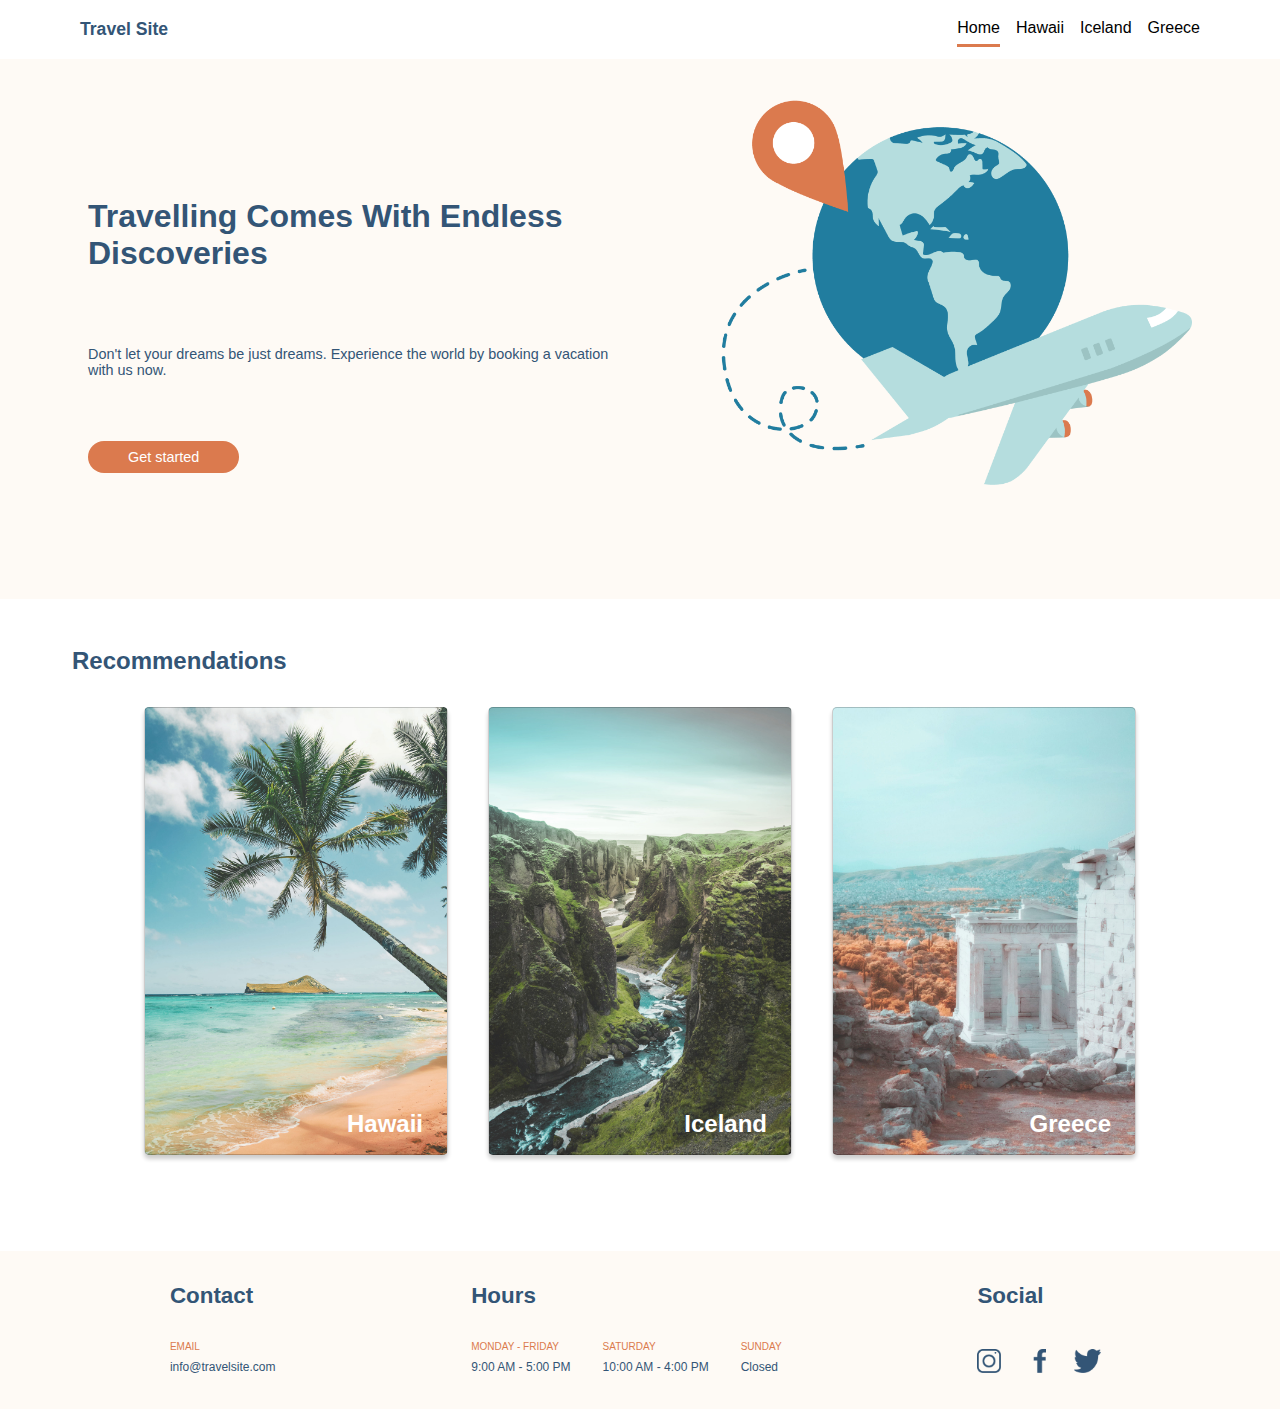
<file: index.html>
<!DOCTYPE html>
<html lang="en">

<head>
    <meta charset="UTF-8">
    <meta http-equiv="X-UA-Compatible" content="IE=edge">
    <meta name="viewport" content="width=device-width, initial-scale=1.0">
    <link rel="stylesheet" type="text/css" href="./css/global.css">
    <link rel="stylesheet" type="text/css" href="./css/main.css">
    <link rel="stylesheet" type="text/css" href="./css/mediaqueries.css">
    <title>Travel Site</title>
</head>

<body>
    <!-- header navagation -->
    <header class="header__nav">
        <nav class="nav">
            <ul class="nav__links">
                <li><a class="nav__logo" href="./index.html">Travel Site</a></li>
                <li><a class="nav__item nav__item--active" href="./index.html">Home</a></li>
                <li><a class="nav__item" href="./pages/hawaii.html">Hawaii</a></li>
                <li><a class="nav__item" href="./pages/iceland.html">Iceland</a></li>
                <li><a class="nav__item" href="./pages/greece.html">Greece</a></li>
            </ul>
        </nav>
    </header>
    <!-- main content section-->
    <main>
        <!-- hero section -->
        <section class="hero">
            <div class="hero__container">
                <div class="hero__text-box">
                    <h1 class="hero__title">Travelling Comes With Endless Discoveries</h1>
                    <p class="hero__content">Don't let your dreams be just dreams. Experience the world by booking a
                        vacation with us now.</p>
                    <a class="hero__button" href="./pages/getstarted.html">Get started</a>
                </div>
                <div class="hero__img--container">
                    <img class="hero__img" src="./assets/images/hero.png" alt="hero plane background">
                </div>
            </div>
        </section>
        <!-- recommendations card section -->
        <section class="card">
            <h2 class="card__title">Recommendations</h2>
            <div class="card__container">
                <div class="card__content">
                    <a class="card__box card__box--hawaii" href="./pages/hawaii.html">
                        <h3 class="card__subheader">Hawaii</h3>
                    </a>
                    <a class="card__box card__box--iceland" href="./pages/iceland.html">
                        <h3 class="card__subheader">Iceland</h3>
                    </a>
                    <a class="card__box card__box--greece" href="./pages/greece.html">
                        <h3 class="card__subheader">Greece</h3>
                    </a>
                </div>
            </div>
        </section>
    </main>
    <!-- footer content -->
    <footer class="footer">
        <div class="footer__container">
            <div>
                <h3 class="footer__header">Contact</h3>
                <p class="footer__subtitle">Email</p>
                <address class="footer__info footer__info--email">info@travelsite.com</address>
            </div>
            <div class="footer__hours">
                <h3 class="footer__header">Hours</h3>
                <div class="footer__hourbox">
                    <div>
                        <p class="footer__subtitle">Monday - Friday<p>
                        <p class="footer__info"><time>9:00 AM</time> - <time>5:00 PM</time></p>
                    </div>
                    <div>
                        <p class="footer__subtitle">Saturday</p>
                        <p class="footer__info"><time>10:00 AM</time> - <time>4:00 PM</time></p>
                    </div>
                    <div>
                        <p class="footer__subtitle">Sunday</p>
                        <p class="footer__info">Closed</p>
                    </div>
                </div>
            </div>
            <div>
                <h3 class="footer__header">Social</h3>
                <div class="footer__social">
                    <a href="https://instagram.com">
                        <img class="footer__icon" src="./assets/images/icon-instagram.png" alt="instagram">
                    </a>
                    <a href="https://facebook.com">
                        <img class="footer__icon facebook" src="./assets/images/icon-facebook.png" alt="facebook">
                    </a>
                    <a href="https://twitter.com">
                        <img class="footer__icon" src="./assets/images/icon-twitter.png" alt="twitter">
                    </a>
                </div>
            </div>
        </div>
    </footer>
</body>

</html>
</file>
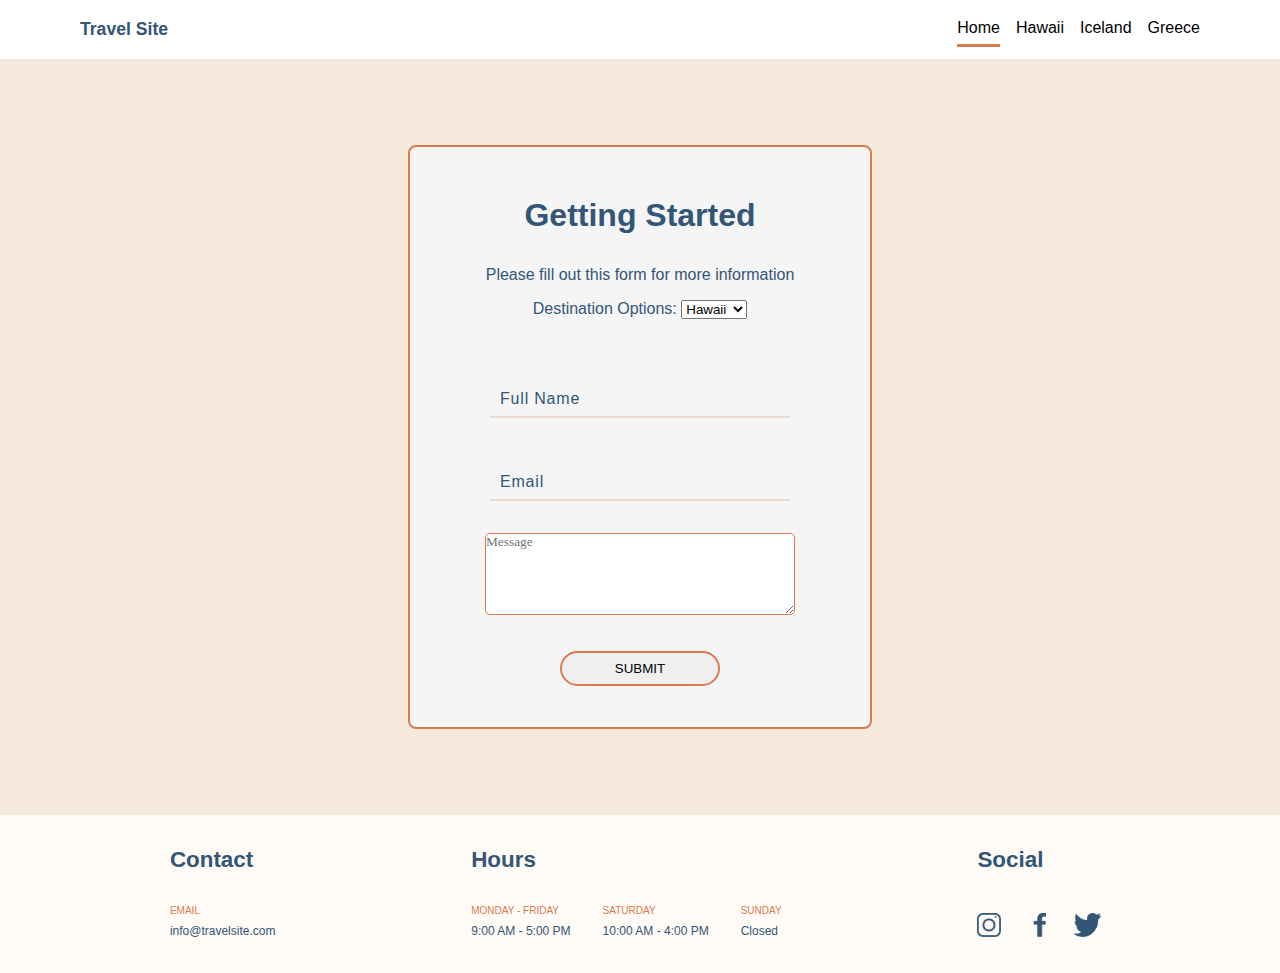
<file: pages/getstarted.html>
<!DOCTYPE html>
<html lang="en">
<head>
    <meta charset="UTF-8">
    <meta http-equiv="X-UA-Compatible" content="IE=edge">
    <meta name="viewport" content="width=device-width, initial-scale=1.0">
    <link rel="stylesheet" type="text/css" href="../css/global.css">
    <link rel="stylesheet" type="text/css" href="../css/main.css">
    <link rel="stylesheet" type="text/css" href="../css/startedform.css">
    <title>Get Started</title>
</head>
<body>
    <!-- header navagation -->
    <header class="header__nav">
        <nav class="nav">
            <ul class="nav__links">
                <li><a class="nav__logo" href="../index.html">Travel Site</a></li>
                <li><a class="nav__item nav__item--active" href="../index.html">Home</a></li>
                <li><a class="nav__item" href="./hawaii.html">Hawaii</a></li>
                <li><a class="nav__item" href="./iceland.html">Iceland</a></li>
                <li><a class="nav__item" href="./greece.html">Greece</a></li>
            </ul>
        </nav>
    </header>
    <!-- form content section-->
    <main>
        <form action="/getstarted" class="form">
            <h1>Getting Started</h1>
            <p>Please fill out this form for more information</p>
            <div class="options">
                <label for="trip">Destination Options:</label>
                <select name="trip" id="trip">
                    <option value="hawaii">Hawaii</option>
                    <option value="iceland">Iceland</option>
                    <option value="greece">Greece</option>
                </select>
            </div>
            <div class="input-box">
                <input type="text" name="fullname" required>
                <label class="form__info">Full Name</label>
                <i></i>
            </div>
            <div class="input-box">
                <input type="email" name="email" required>
                <label class="form__info">Email</label>
                <i></i>
            </div>
            <div>
                <textarea class="form__message" id="request" rows="5" cols="40" placeholder="Message"></textarea>
            </div>
            <button class="btn">Submit</button>
        </form>
    </main>
    <!-- footer content -->
    <footer class="footer">
        <div class="footer__container">
            <div>
                <h3 class="footer__header">Contact</h3>
                <p class="footer__subtitle">Email</p>
                <address class="footer__info footer__info--email">info@travelsite.com</address>
            </div>
            <div class="footer__hours">
                <h3 class="footer__header">Hours</h3>
                <div class="footer__hourbox">
                    <div>
                        <p class="footer__subtitle">Monday - Friday<p>
                        <p class="footer__info"><time>9:00 AM</time> - <time>5:00 PM</time></p>
                    </div>
                    <div>
                        <p class="footer__subtitle">Saturday</p>
                        <p class="footer__info"><time>10:00 AM</time> - <time>4:00 PM</time></p>
                    </div>
                    <div>
                        <p class="footer__subtitle">Sunday</p>
                        <p class="footer__info">Closed</p>
                    </div>
                </div>
            </div>
            <div>
                <h3 class="footer__header">Social</h3>
                <div class="footer__social">
                    <a href="https://instagram.com">
                        <img class="footer__icon" src="../assets/images/icon-instagram.png" alt="instagram">
                    </a>
                    <a href="https://facebook.com">
                        <img class="footer__icon facebook" src="../assets/images/icon-facebook.png" alt="facebook">
                    </a>
                    <a href="https://twitter.com">
                        <img class="footer__icon" src="../assets/images/icon-twitter.png" alt="twitter">
                    </a>
                </div>
            </div>
        </div>
    </footer>
</body>
</html>
</file>
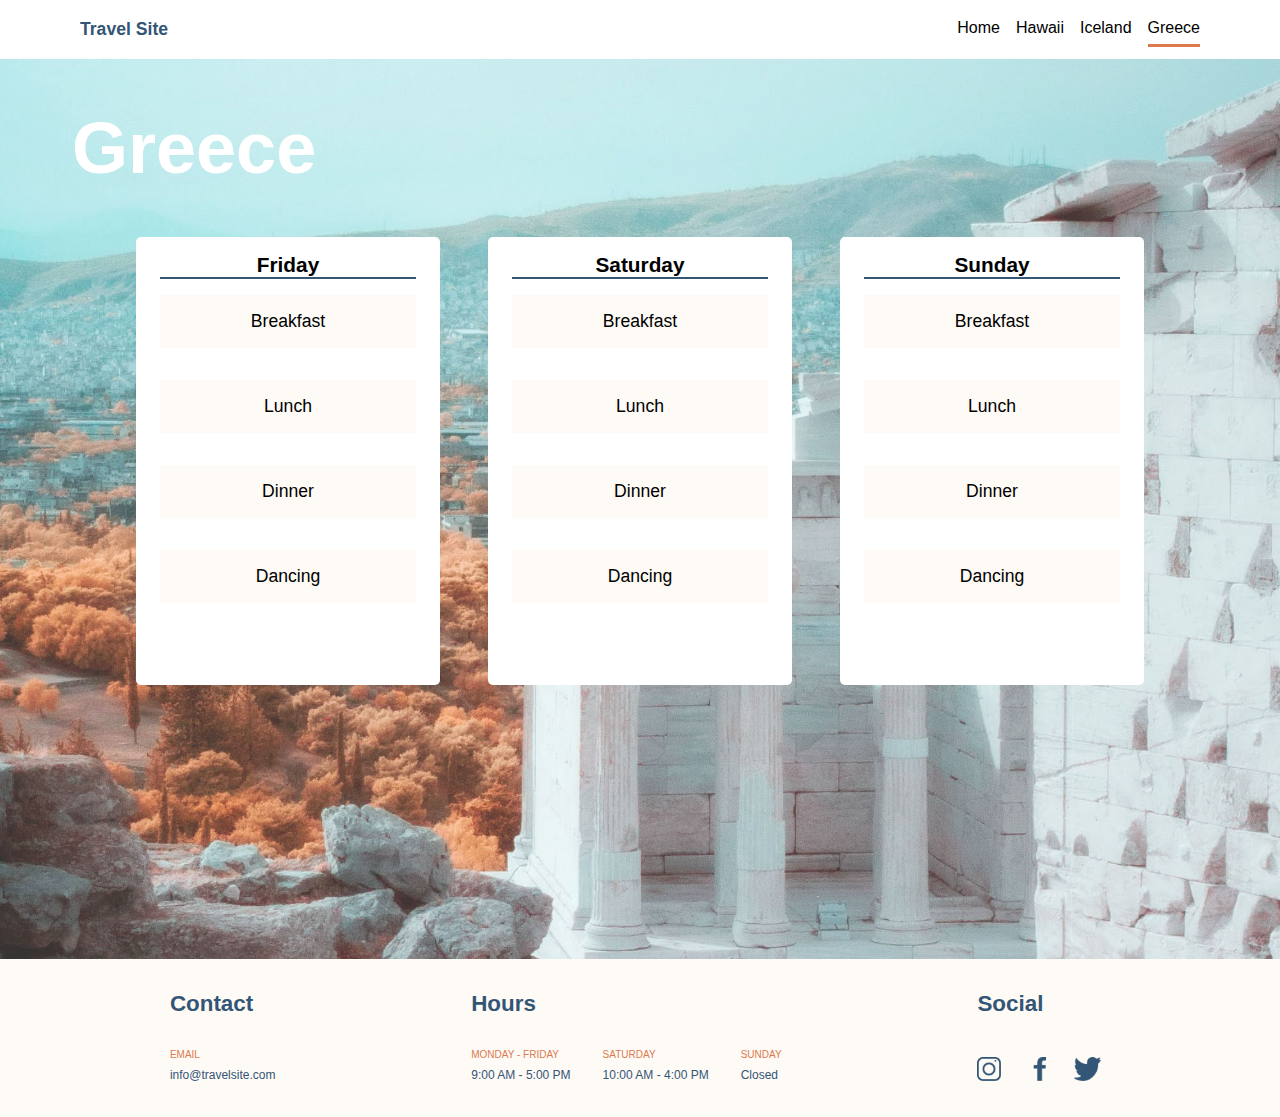
<file: pages/greece.html>
<!DOCTYPE html>
<html lang="en">

<head>
    <meta charset="UTF-8">
    <meta http-equiv="X-UA-Compatible" content="IE=edge">
    <meta name="viewport" content="width=device-width, initial-scale=1.0">
    <link rel="stylesheet" type="text/css" href="../css/global.css">
    <link rel="stylesheet" type="text/css" href="../css/destination.css">
    <link rel="stylesheet" type="text/css" href="../css/mediaqueries.css">
    <title>Greece</title>
</head>

<body>
    <!-- header navagation -->
    <header class="header__nav">
        <nav class="nav">
            <ul class="nav__links">
                <li><a class="nav__logo" href="../index.html">Travel Site</a></li>
                <li><a class="nav__item" href="../index.html">Home</a></li>
                <li><a class="nav__item" href="./hawaii.html">Hawaii</a></li>
                <li><a class="nav__item" href="./iceland.html">Iceland</a></li>
                <li><a class="nav__item nav__item--active" href="./greece.html">Greece</a></li>
            </ul>
        </nav>
    </header>
    <!-- main content section -->
    <main>
        <section class="destination destination--greece" role="img" alt="greece">
            <h1 class="destination__title">Greece</h1>
            <div class="destination__container">
                <div class="destination__box">
                    <div class="destination__card">
                        <h3 class="destination__day">Friday</h3>
                        <ul class="destination__itin">
                            <li class="destination__list">Breakfast</li>
                            <li class="destination__list">Lunch</li>
                            <li class="destination__list">Dinner</li>
                            <li class="destination__list">Dancing</li>
                        </ul>
                    </div>
                    <div class="destination__card">
                        <h3 class="destination__day">Saturday</h3>
                        <ul class="destination__itin">
                            <li class="destination__list">Breakfast</li>
                            <li class="destination__list">Lunch</li>
                            <li class="destination__list">Dinner</li>
                            <li class="destination__list">Dancing</li>
                        </ul>
                    </div>
                    <div class="destination__card">
                        <h3 class="destination__day">Sunday</h3>
                        <ul class="destination__itin">
                            <li class="destination__list">Breakfast</li>
                            <li class="destination__list">Lunch</li>
                            <li class="destination__list">Dinner</li>
                            <li class="destination__list">Dancing</li>
                        </ul>
                    </div>
                </div>
            </div>
            </setion>
    </main>
    <!-- footer content -->
    <footer class="footer">
        <div class="footer__container">
            <div>
                <h3 class="footer__header">Contact</h3>
                <p class="footer__subtitle">Email</p>
                <address class="footer__info footer__info--email">info@travelsite.com</address>
            </div>
            <div class="footer__hours">
                <h3 class="footer__header">Hours</h3>
                <div class="footer__hourbox">
                    <div>
                        <p class="footer__subtitle">Monday - Friday<p>
                        <p class="footer__info"><time>9:00 AM</time> - <time>5:00 PM</time></p>
                    </div>
                    <div>
                        <p class="footer__subtitle">Saturday</p>
                        <p class="footer__info"><time>10:00 AM</time> - <time>4:00 PM</time></p>
                    </div>
                    <div>
                        <p class="footer__subtitle">Sunday</p>
                        <p class="footer__info">Closed</p>
                    </div>
                </div>
            </div>
            <div>
                <h3 class="footer__header">Social</h3>
                <div class="footer__social">
                    <a href="https://instagram.com">
                        <img class="footer__icon" src="../assets/images/icon-instagram.png" alt="instagram">
                    </a>
                    <a href="https://facebook.com">
                        <img class="footer__icon facebook" src="../assets/images/icon-facebook.png" alt="facebook">
                    </a>
                    <a href="https://twitter.com">
                        <img class="footer__icon" src="../assets/images/icon-twitter.png" alt="twitter">
                    </a>
                </div>
            </div>
        </div>
    </footer>
</body>

</html>
</file>
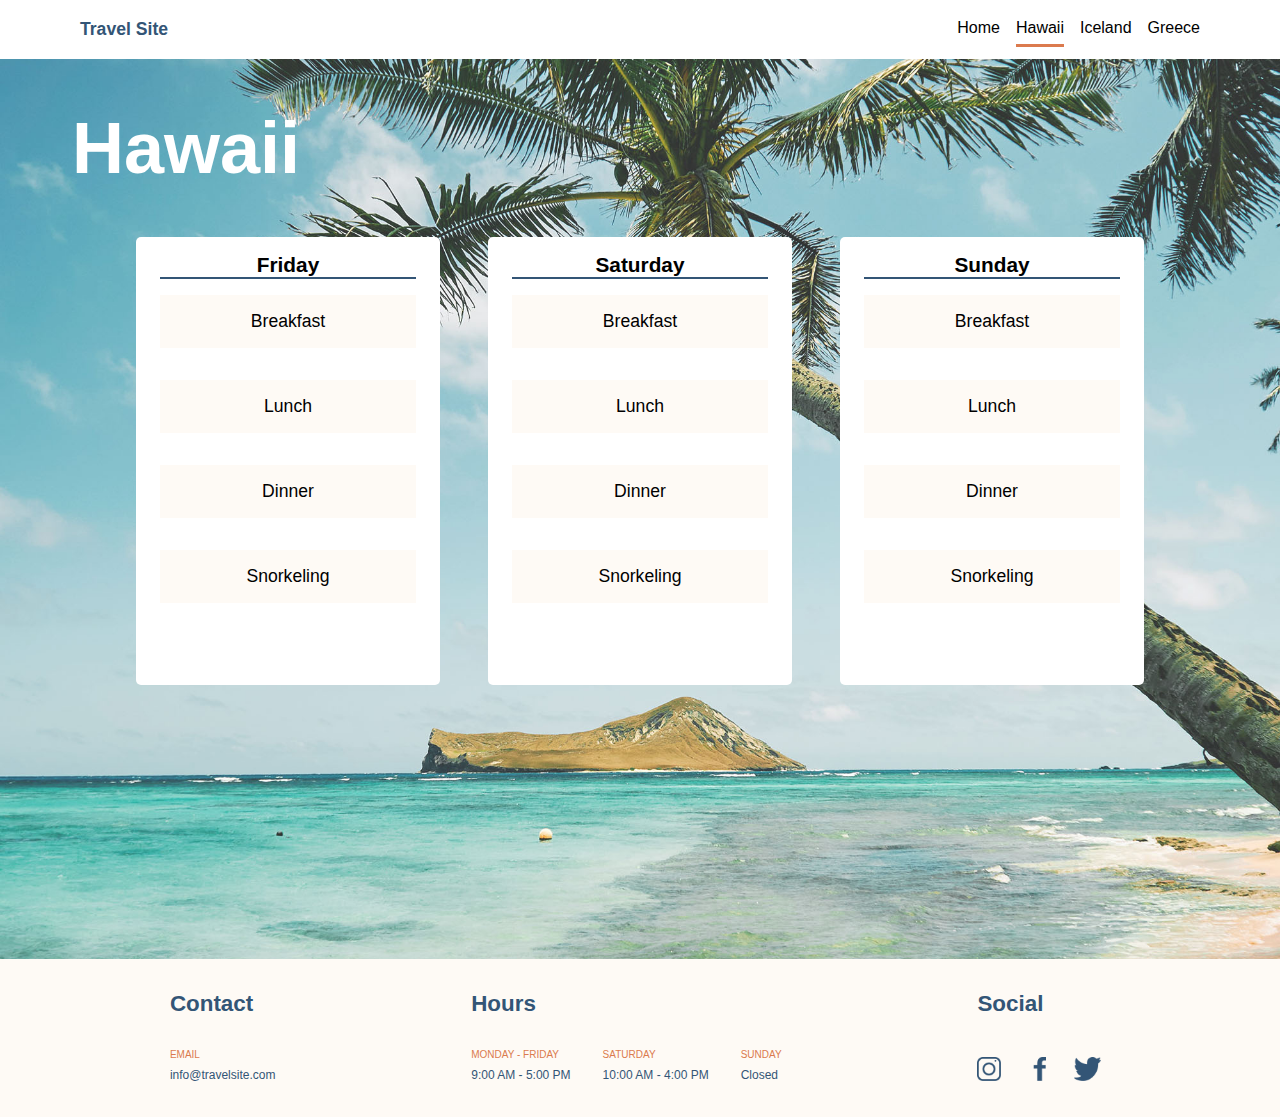
<file: pages/hawaii.html>
<!DOCTYPE html>
<html lang="en">

<head>
    <meta charset="UTF-8">
    <meta http-equiv="X-UA-Compatible" content="IE=edge">
    <meta name="viewport" content="width=device-width, initial-scale=1.0">
    <link rel="stylesheet" type="text/css" href="../css/global.css">
    <link rel="stylesheet" type="text/css" href="../css/destination.css">
    <link rel="stylesheet" type="text/css" href="../css/mediaqueries.css">
    <title>Hawaii</title>
</head>

<body>
    <!-- header navagation -->
    <header class="header__nav">
        <nav class="nav">
            <ul class="nav__links">
                <li><a class="nav__logo" href="../index.html">Travel Site</a></li>
                <li><a class="nav__item" href="../index.html">Home</a></li>
                <li><a class="nav__item nav__item--active" href="./hawaii.html">Hawaii</a></li>
                <li><a class="nav__item" href="./iceland.html">Iceland</a></li>
                <li><a class="nav__item" href="./greece.html">Greece</a></li>
            </ul>
        </nav>
    </header>
    <!-- main content section -->
    <main>
        <section class="destination destination--hawaii" role="img" alt="hawaii">
            <h1 class="destination__title">Hawaii</h1>
            <div class="destination__container">
                <div class="destination__box">
                    <div class="destination__card">
                        <h3 class="destination__day">Friday</h3>
                        <ul class="destination__itin">
                            <li class="destination__list">Breakfast</li>
                            <li class="destination__list">Lunch</li>
                            <li class="destination__list">Dinner</li>
                            <li class="destination__list">Snorkeling</li>
                        </ul>
                    </div>
                    <div class="destination__card">
                        <h3 class="destination__day">Saturday</h3>
                        <ul class="destination__itin">
                            <li class="destination__list">Breakfast</li>
                            <li class="destination__list">Lunch</li>
                            <li class="destination__list">Dinner</li>
                            <li class="destination__list">Snorkeling</li>
                        </ul>
                    </div>
                    <div class="destination__card">
                        <h3 class="destination__day">Sunday</h3>
                        <ul class="destination__itin">
                            <li class="destination__list">Breakfast</li>
                            <li class="destination__list">Lunch</li>
                            <li class="destination__list">Dinner</li>
                            <li class="destination__list">Snorkeling</li>
                        </ul>
                    </div>
                </div>
            </div>
            </setion>
    </main>
    <!-- footer content -->
    <footer class="footer">
        <div class="footer__container">
            <div>
                <h3 class="footer__header">Contact</h3>
                <p class="footer__subtitle">Email</p>
                <address class="footer__info footer__info--email">info@travelsite.com</address>
            </div>
            <div class="footer__hours">
                <h3 class="footer__header">Hours</h3>
                <div class="footer__hourbox">
                    <div>
                        <p class="footer__subtitle">Monday - Friday<p>
                        <p class="footer__info"><time>9:00 AM</time> - <time>5:00 PM</time></p>
                    </div>
                    <div>
                        <p class="footer__subtitle">Saturday</p>
                        <p class="footer__info"><time>10:00 AM</time> - <time>4:00 PM</time></p>
                    </div>
                    <div>
                        <p class="footer__subtitle">Sunday</p>
                        <p class="footer__info">Closed</p>
                    </div>
                </div>
            </div>
            <div>
                <h3 class="footer__header">Social</h3>
                <div class="footer__social">
                    <a href="https://instagram.com">
                        <img class="footer__icon" src="../assets/images/icon-instagram.png" alt="instagram">
                    </a>
                    <a href="https://facebook.com">
                        <img class="footer__icon facebook" src="../assets/images/icon-facebook.png" alt="facebook">
                    </a>
                    <a href="https://twitter.com">
                        <img class="footer__icon" src="../assets/images/icon-twitter.png" alt="twitter">
                    </a>
                </div>
            </div>
        </div>
    </footer>
</body>

</html>
</file>
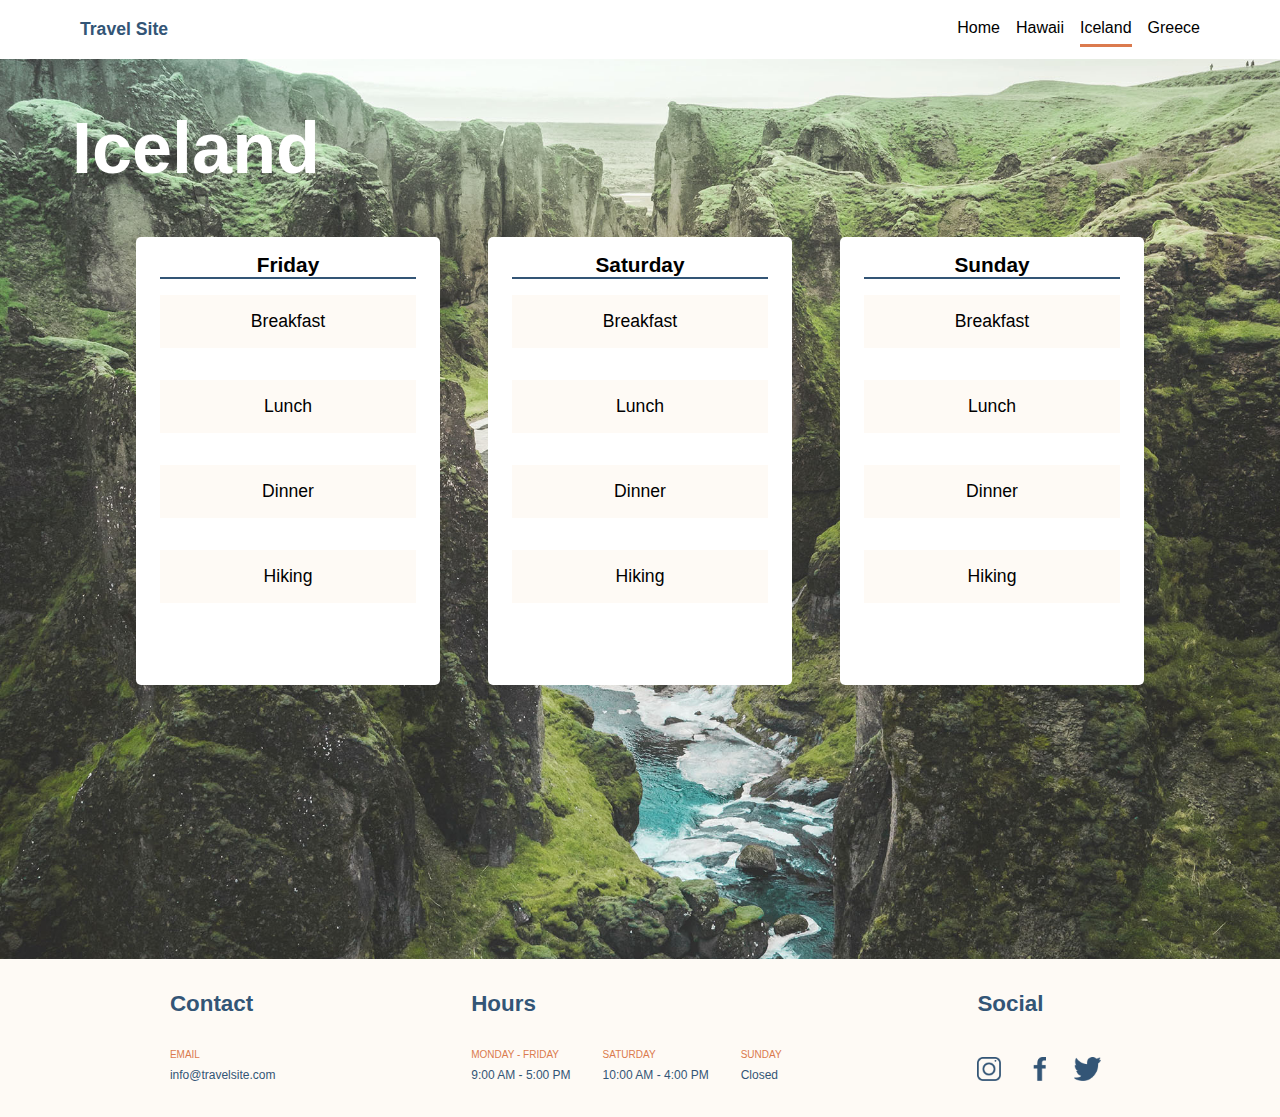
<file: pages/iceland.html>
<!DOCTYPE html>
<html lang="en">

<head>
    <meta charset="UTF-8">
    <meta http-equiv="X-UA-Compatible" content="IE=edge">
    <meta name="viewport" content="width=device-width, initial-scale=1.0">
    <link rel="stylesheet" type="text/css" href="../css/global.css">
    <link rel="stylesheet" type="text/css" href="../css/destination.css">
    <link rel="stylesheet" type="text/css" href="../css/mediaqueries.css">
    <title>Iceland</title>
</head>

<body>
    <!-- header navagation -->
    <header class="header__nav">
        <nav class="nav">
            <ul class="nav__links">
                <li><a class="nav__logo" href="../index.html">Travel Site</a></li>
                <li><a class="nav__item" href="../index.html">Home</a></li>
                <li><a class="nav__item" href="./hawaii.html">Hawaii</a></li>
                <li><a class="nav__item nav__item--active" href="./iceland.html">Iceland</a></li>
                <li><a class="nav__item" href="./greece.html">Greece</a></li>
            </ul>
        </nav>
    </header>
    <!-- main content section -->
    <main>
        <section class="destination destination--iceland" role="img" alt="iceland">
            <h1 class="destination__title">Iceland</h1>
            <div class="destination__container">
                <div class="destination__box">
                    <div class="destination__card">
                        <h3 class="destination__day">Friday</h3>
                        <ul class="destination__itin">
                            <li class="destination__list">Breakfast</li>
                            <li class="destination__list">Lunch</li>
                            <li class="destination__list">Dinner</li>
                            <li class="destination__list">Hiking</li>
                        </ul>
                    </div>
                    <div class="destination__card">
                        <h3 class="destination__day">Saturday</h3>
                        <ul class="destination__itin">
                            <li class="destination__list">Breakfast</li>
                            <li class="destination__list">Lunch</li>
                            <li class="destination__list">Dinner</li>
                            <li class="destination__list">Hiking</li>
                        </ul>
                    </div>
                    <div class="destination__card">
                        <h3 class="destination__day">Sunday</h3>
                        <ul class="destination__itin">
                            <li class="destination__list">Breakfast</li>
                            <li class="destination__list">Lunch</li>
                            <li class="destination__list">Dinner</li>
                            <li class="destination__list">Hiking</li>
                        </ul>
                    </div>
                </div>
            </div>
            </setion>
    </main>
    <!-- footer content -->
    <footer class="footer">
        <div class="footer__container">
            <div>
                <h3 class="footer__header">Contact</h3>
                <p class="footer__subtitle">Email</p>
                <address class="footer__info footer__info--email">info@travelsite.com</address>
            </div>
            <div class="footer__hours">
                <h3 class="footer__header">Hours</h3>
                <div class="footer__hourbox">
                    <div>
                        <p class="footer__subtitle">Monday - Friday<p>
                        <p class="footer__info"><time>9:00 AM</time> - <time>5:00 PM</time></p>
                    </div>
                    <div>
                        <p class="footer__subtitle">Saturday</p>
                        <p class="footer__info"><time>10:00 AM</time> - <time>4:00 PM</time></p>
                    </div>
                    <div>
                        <p class="footer__subtitle">Sunday</p>
                        <p class="footer__info">Closed</p>
                    </div>
                </div>
            </div>
            <div>
                <h3 class="footer__header">Social</h3>
                <div class="footer__social">
                    <a href="https://instagram.com">
                        <img class="footer__icon" src="../assets/images/icon-instagram.png" alt="instagram">
                    </a>
                    <a href="https://facebook.com">
                        <img class="footer__icon facebook" src="../assets/images/icon-facebook.png" alt="facebook">
                    </a>
                    <a href="https://twitter.com">
                        <img class="footer__icon" src="../assets/images/icon-twitter.png" alt="twitter">
                    </a>
                </div>
            </div>
        </div>
    </footer>
</body>

</html>
</file>
<file: css/global.css>
* {
    padding: 0;
    margin: 0;
    box-sizing: border-box;
}

html {
    height: 100%;
}
    
body {
    font-family: Verdana, Geneva, Tahoma, sans-serif;
    min-height: 100vh;
    display: flex;
    flex-direction: column;
}

/* nav section */

.header__nav {
    background-color: #FFF;
    position: sticky;
    top: 0;
    z-index: 9;
}

.nav__links {
    list-style: none;
    display: flex;
    justify-content: flex-end;
    width: 100%;
    max-width: 75rem;
    padding: 1.2rem 2rem;
    margin: 0 auto;
}

.nav__links li:first-child {
    margin-right: auto;
}

li a.nav__logo {
    text-decoration: none;
    font-size: 1.1rem;
    font-weight: bold;
    color: #335576;
}

.nav a {
    text-decoration: none;
    padding-bottom: 0.5rem;
    margin: 1rem 0.5rem 0.5rem 0.5rem;
    color: black;
}

.nav__item--active {
    margin-top: 1rem;
    border-bottom: 3px solid #DB7A4E;
    width: 5px;
}

/* nav under line  */

.nav__item--active:hover,  
.nav__item--active:active {
    margin-top: 2rem;
    border-bottom: 3px solid #DB7A4E;
    width: 5px;
}

.nav__item:hover {
    margin-top: 2rem;
    border-bottom: 3px solid #DB7A4E;
    width: 5px;
}


/* footer section */

.footer {
    background-color: #FEFAF5;
    position: sticky;
}

.footer__container {
    color: #335576;
    display: flex;
    justify-content: space-around;
    width: 100%;
    max-width: 75rem;
    padding: 2rem;
    margin: 0 auto;
}

.footer__header {
    font-size: 1.4rem;
    margin-bottom: 2rem;
}

address {
    font-style: normal;
}

.footer a {
    text-decoration: none;
}

.footer__subtitle {
    color:  #DB7A4E;
    font-size: 10px;
    text-transform: uppercase;
    margin-bottom: 0.5rem;
}

.footer__info {
    color: #335576;
    font-size: 12px;
}

.footer__info--email {
    margin-top: 0.3rem;
}


.footer__hourbox{
    display: flex;
    flex-direction: row;
    justify-content: space-between;
    gap: 2rem;
}

/* footer social icons */

.footer__social {
    display: flex;
    align-items: flex-end;
    gap: 1.5rem;
    margin-top: 2.5rem;
}

.footer__icon {
    max-width: 75%;
    max-height: 2rem;
}
</file>
<file: css/main.css>
/* hero section */

.hero {
    background-color: #FEFAF5;
}

.hero__container {
    display: flex;
    flex-direction: row;
    justify-content: center;
    gap: 4rem;
    padding: 2rem 3rem;
    margin: 0 auto;
    width: 100%;
    max-width: 75rem;
    height: 60vh;
}

.hero__text-box {
    color: #335576;
    display: flex;
    flex-direction: column;
    justify-content: space-evenly;
    margin: 2rem 0;
}

.hero__title {
    font-size: 2rem;
    inline-size: 30rem;
    margin: 1rem 0;
}

.hero__content {
    font-size: 0.9rem;
    inline-size: 34rem;
}

.hero__button {
    max-width: fit-content;
    padding: 0.5rem 2.5rem;
    margin: 4px 0;
    font-size: 0.9rem;
    background-color: #DB7A4E;
    color: white;
    border: none;
    border-radius: 20px;
    cursor: pointer;
    text-decoration: none;
}

.hero__button:hover, .hero__button:focus {
    background-color: #e6a07ffa;
    border: 2px solid #DB7A4E;
    transition: background-color 200ms ease-in-out;

}

.hero__img--container {
    min-width: 25rem;
    max-width: 35rem;
    text-align: right;
}

.hero__img {
    width: 95%;
}

/* recommendation card content */

.card__container {
    margin: 0 3rem 6rem 3rem;

}

.card__box {
    min-width: 19rem;
    min-height: 28rem;
    border-radius: 5px;
    border: 1px solid rgba(0, 0, 0, 20%);
    box-shadow: 0px 4px 4px rgba(0, 0, 0, 20%);
    background-repeat: no-repeat;
    text-decoration: none;
    color: white;
    display: flex;
    background-size: cover;
    background-position: center;
    justify-content: flex-end;
    align-items: flex-end;
}

.card__content {
    display: flex;
    justify-content: center;
    gap: 2.5rem;
    max-width: 85%;
    margin: auto;
}

.card__title {
    color: #335576;
    max-width: 75rem;
    padding: 2rem;
    margin: 1rem auto 0;
}

.card__subheader {
    font-size: 1.5rem;
    padding: 0 0.5rem;
    margin: 1rem;
}

.card__box--hawaii {
    background-image: url("../assets/images/hawaii.jpg");
}

.card__box--iceland {
    background-image: url("../assets/images/iceland.jpg");
}

.card__box--greece {
    background-image: url("../assets/images/greece.jpg");
}

.card__box:hover,
.card__box:focus {
    border: 2px solid #DB7A4E;
    transition: border 200ms ease-in-out;
}
</file>
<file: css/mediaqueries.css>
@media (max-width: 1053px) {
    .card__content {
        display: flex;
        justify-content: center;
        gap: 2rem;
        margin: auto;
    }

    .destination__box {
        gap: 2rem;
    }
}

@media (max-width: 1024px) {
    .hero__container {
        gap: 2rem;
    }

    
}

@media (max-width: 991px) {
    .hero__container {
        gap: 1rem;
    }

    .card__content {
        gap: 1rem;
    }

    .destination__box {
        gap: 1rem;
    }
}

@media (max-width: 968px) {
    .hero__container {
        gap: 0;
    }

    .hero__content {
        inline-size: 27rem;
        overflow-wrap: break-word;
    }
}


@media (max-width: 943px) {
    .card__content {
        gap: 0rem;
    }

    .destination__box {
        gap: 0.5rem;
    }

}

@media (max-width: 900px) {
    .hero__container {
        display: flex;
        flex-direction: column;
        padding: 1rem;
        width: 45%;
        height: 76vh;
    }

    .hero__img {
        width: 90%
    }

    .card__container {
        margin: 0;
    }

    .card__content {
        display: flex;
        flex-direction: column;
        width: 30%;
    }

    .card__box {
        margin-bottom: 2rem;
    }

    .destination__box {
        display: flex;
        flex-direction: column;
        width: 30%
    }

    .destination__card {
        margin-bottom: 2rem;
    }
}


@media (max-width: 700px) {
    .hero__container {
        display: flex;
        flex-direction: column;
        width: 65%;
    }

    .card__container {
        max-width: 65vh;
    }

    .destination__container {
        max-width: 65vh;
    }
}
</file>
<file: css/startedform.css>
main {
    background-color: #f5e9db;
    display: flex;
    flex-direction: column;
    align-items: center;
    justify-content: center;
    min-height: 84vh;
    color: #335576;
}

h1 {
    font-size: 2rem;
    text-align: center;
    margin-bottom: 2rem;
}


.form {
    width: 380px;
    height: 480px;
    background-color: whitesmoke;
    border: 2px solid #DB7A4E;
    border-radius: 8px;
    padding: 50px 40px;
    margin: 5rem auto;
    box-sizing: unset;
    display: flex;
    flex-direction: column;
    align-items: center;
}

.options {
    margin: 1rem;
}

.input-box {
    position: relative;
    width: 300px;
    margin-top: 35px;
}

.input-box input {
    position: relative;
    width: 100%;
    padding: 20px 10px 10px;
    background: transparent;
    border: none;
    outline: none;
    color: #335576;
    font-size: 1em;
    letter-spacing: 0.05em;
    z-index: 10;
}

.input-box label {
    position: absolute;
    left: 0;
    padding: 20px 10px 10px;
    font-size: 1em;
    color: #335576;
    pointer-events: none;
    letter-spacing: 0.05em;
    transition: 0.5s;
}

.input-box input:valid ~ label ,
.input-box input:focus ~ label {
    color:#DB7A4E;
    transform: translateY(-34px);
    font-size: 0.75rem;
}

.input-box i {
    position: absolute;
    left: 0;
    bottom: 0;
    width: 100%;
    height: 2px;
    background: #ead9d1;
    border-radius: 4px;
    transition: 0.5s;
    pointer-events: none;
    z-index: 9;
}

.input-box input:valid ~ i,
.input-box input:focus ~ i {
    height: 44px;
}

.btn {
    text-transform: uppercase;
    width: 10rem;
    padding: 0.5rem;
    margin: 2rem 0 2rem 0;
    border: 2px solid #DB7A4E;
    border-radius: 20px;
}

.form__message {
    font-family: Verdana;
    border-radius: 5px;
    border-color: #DB7A4E;
    margin-top: 2rem;
}
</file>
<file: css/destination.css>
/* destination content  */

.destination--hawaii {
    background-image: url(../assets/images/hawaii.jpg);
}

.destination--iceland {
    background-image: url(../assets/images/iceland.jpg);
}

.destination--greece {
    background-image: url(../assets/images/greece.jpg);
}

.destination {
    background-size: cover;
    background-position: center;
    min-height: 100vh;
    padding: 1rem;
}

.destination__title {
    font-size: 4.5rem;
    color: white;
    max-width: 75rem;
    padding: 2rem;
    margin: 0 auto;
}

.destination__container {
    margin-bottom: 3rem;
}

.destination__box {
    display: flex;
    justify-content: center;
    gap: 3rem;
    max-width: 80%;
    margin: 1rem auto;
}

.destination__card {
    min-width: 19rem;
    min-height: 28rem;
    background-color: white;
    border-radius: 5px;
    display: flex;
    text-align: center;
    flex-direction: column;
}

.destination__itin {
    list-style: none;
    display: flex;
    flex-direction: column;
}

.destination__day {
    border-bottom: 2px solid #335576;
    font-size: 1.3rem;
    margin: 1rem 1.5rem 0 1.5rem;

}

.destination__list {
    background-color: #FEFAF5;
    font-size: 1.1rem;
    padding: 1rem;
    margin: 1rem 1.5rem;
}
</file>
